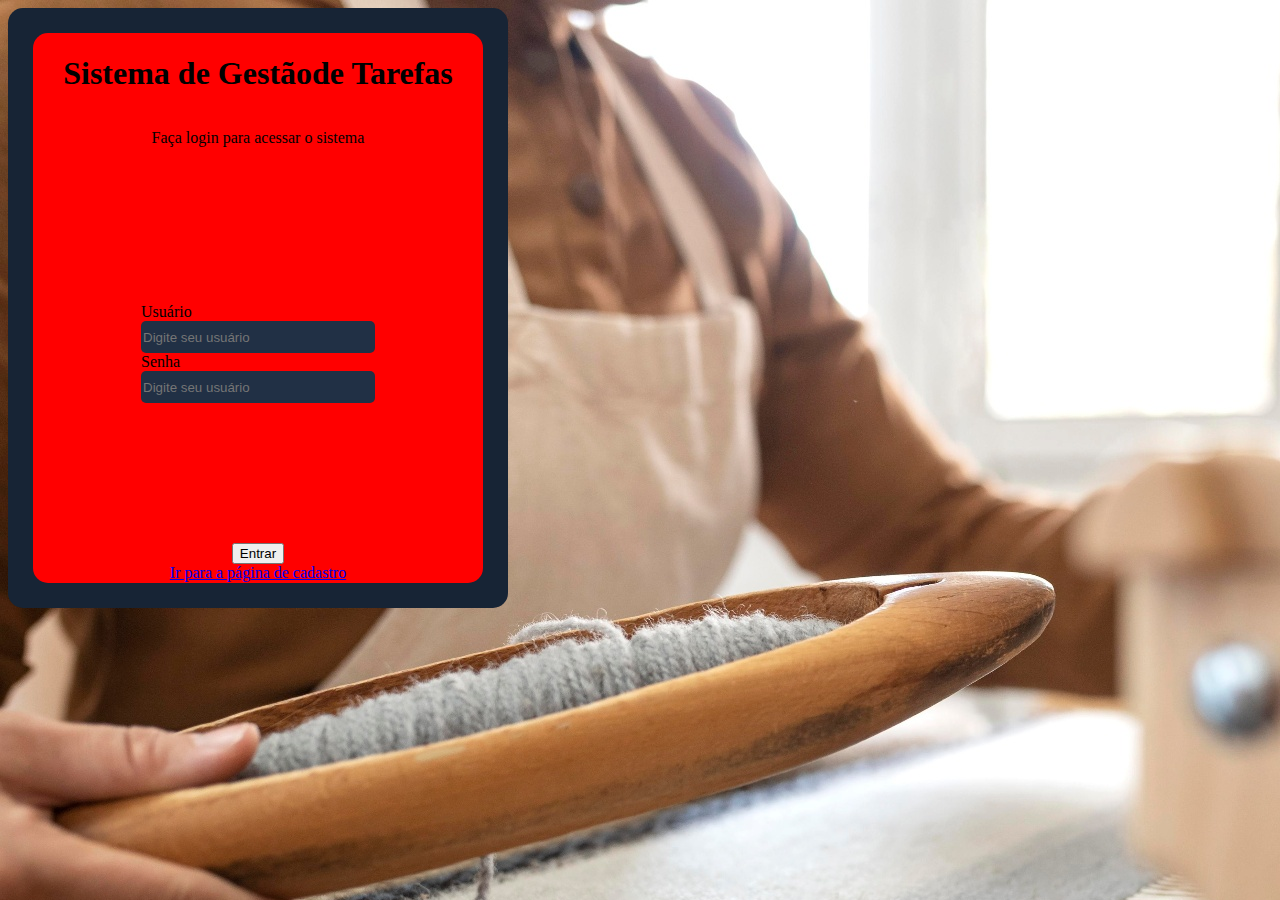
<file: index.html>
<!DOCTYPE html>
<html lang="en">
<head>
    <meta charset="UTF-8">
    <meta name="viewport" content="width=device-width, initial-scale=1.0">
    <link rel="stylesheet" href="style.css">
    <title>Document</title>
</head>
<body>
    <div class="container">
        <div class="cartao-login">
            <h1>Sistema de Gestãode Tarefas</h1>
            <p>Faça login para acessar o sistema</p>
            <form action="">
                <label for="usuario">Usuário</label>
                <input type="text" placeholder="Digite seu usuário" name="usuario" id="usuario">
                <label for="senha">Senha</label>
                <input type="password" placeholder="Digite seu usuário" name="senha" id="senha">
            </form>    
            
            <button>Entrar</button>
            <a href="./pg-cadastro.html">Ir para a página de cadastro</a>


        </div>
    </div>

    
</body>
</html>
</file>
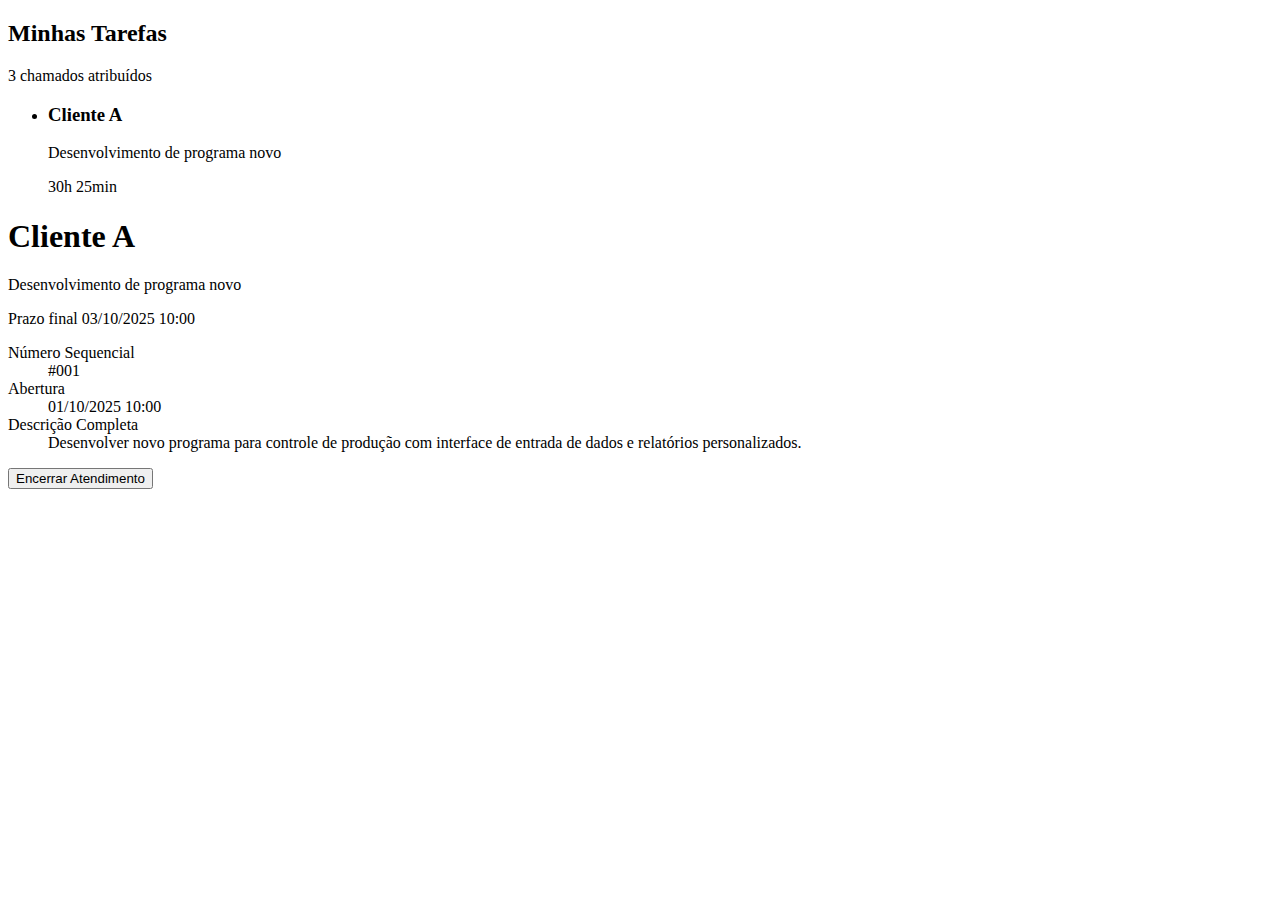
<file: task.html>
<!DOCTYPE html>
<html lang="pt-br">
<head>
    <meta charset="UTF-8">
    <meta name="viewport" content="width=device-width, initial-scale=1.0">
    <title>Detalhes da Tarefa</title>
</head>
<body>

    <div class="container-principal">

        <aside class="barra-tarefas">
            <header>
                <h2>Minhas Tarefas</h2>
                <p>3 chamados atribuídos</p>
            </header>

            <ul>
                <li class="tarefa-ativa">
                    <h3>Cliente A</h3>
                    <p>Desenvolvimento de programa novo</p>
                    <span>30h 25min</span>
                </li>
            </ul>
        </aside>

        <main class="detalhe-tarefa">
            <header class="cabecalho-detalhe">
                <div>
                    <h1>Cliente A</h1>
                    <p>Desenvolvimento de programa novo</p>
                </div>
                <div class="prazo-final">
                    <span>Prazo final</span>
                    <time datetime="2025-10-03T10:00">03/10/2025 10:00</time>
                </div>
            </header>

            <section class="informacoes-chamado">
                <dl>
                    <dt>Número Sequencial</dt>
                    <dd>#001</dd>

                    <dt>Abertura</dt>
                    <dd><time datetime="2025-10-01T10:00">01/10/2025 10:00</time></dd>

                    <dt>Descrição Completa</dt>
                    <dd>Desenvolver novo programa para controle de produção com interface de entrada de dados e relatórios personalizados.</dd>
                </dl>
            </section>

            <footer class="acoes-chamado">
                <button type="button">Encerrar Atendimento</button>
            </footer>
        </main>
        
    </div>

</body>
</html>
</file>
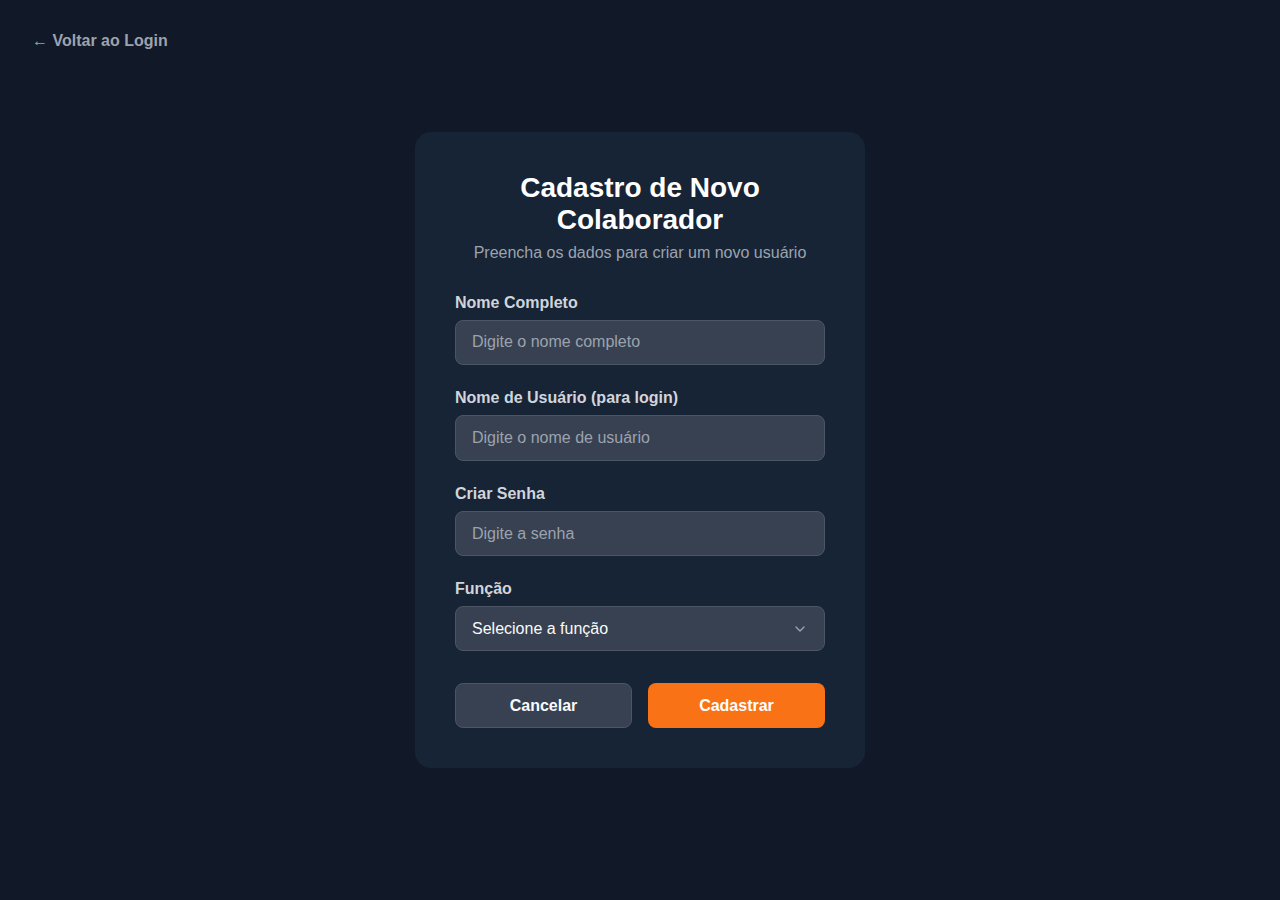
<file: frontend/src/pages/cadastro/pg-cadastro.html>
<!DOCTYPE html>
<html lang="pt-br">
<head>
    <meta charset="UTF-8">
    <meta name="viewport" content="width=device-width, initial-scale=1.0">
    <link rel="stylesheet" href="pg-cadastro.css">
    <link rel="preconnect" href="https://fonts.googleapis.com">
    <link rel="preconnect" href="https://fonts.gstatic.com" crossorigin>
    <link href="https://fonts.googleapis.com/css2?family=Nunito:wght@400;600;700&display=swap" rel="stylesheet">
    <title>Cadastro</title>
</head>
<body>

    <a href="index.html" class="botao-voltar">&larr; Voltar ao Login</a>

    <div class="container-cadastro">
        <div class="cartao-cadastro">
            <h1 >Cadastro de Novo Colaborador</h1>
            <p>Preencha os dados para criar um novo usuário</p>
            
            <form action="">
                <div class="inputs">
                    <label for="nome">Nome Completo</label>
                    <input type="text" placeholder="Digite o nome completo" name="nome" id="nome">
                </div>
                
                <div class="inputs">
                    <label for="nomeLogin">Nome de Usuário (para login)</label>
                    <input type="text" placeholder="Digite o nome de usuário" name="nomeLogin" id="nomeLogin">
                </div>

                <div class="inputs">
                    <label for="senha">Criar Senha</label>
                    <input type="password" placeholder="Digite a senha" name="senha" id="senha">
                </div>

                <div class="inputs">
                    <label for="funcao">Função</label>
                    <select name="funcao" id="funcao">
                        <option value="" disabled selected>Selecione a função</option>
                        <option value="dev">Programador (Acesso a Desenvolvimento/Ajuste)</option>
                        <option value="designer">Técnico (Acesso a Assistência Técnica)</option>
                        <option value="gerente">Administrador (Acesso Total)</option>
                    </select>
                </div>

                <div class="botoes-acao">
                    <button type="button" class="btn-cancelar">Cancelar</button>
                    <button type="submit" class="btn-cadastrar">Cadastrar</button>
                </div>
            </form>
        </div>
    </div>
    
</body>
</html>
</file>
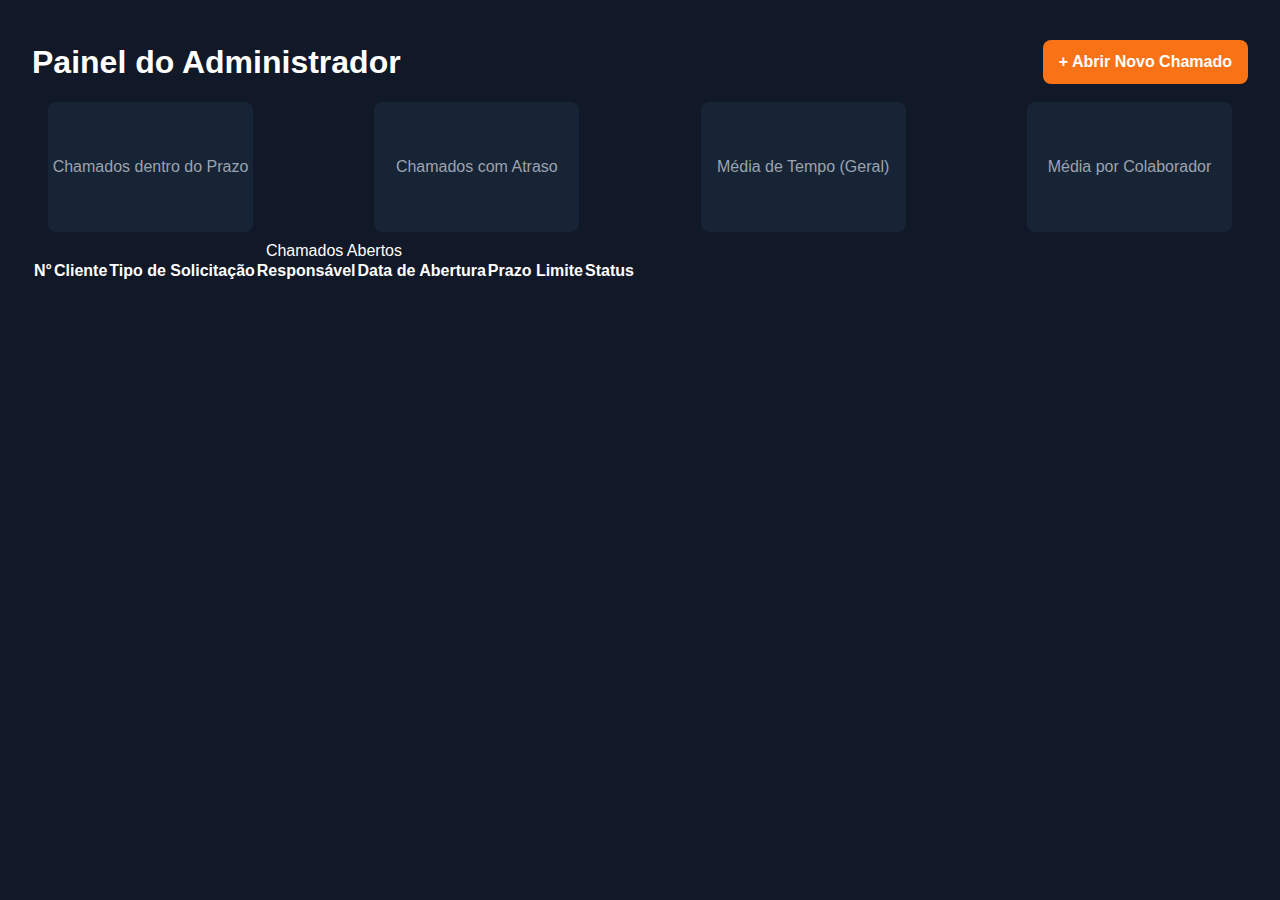
<file: frontend/src/pages/painel-admin/painel-admin.html>
<!DOCTYPE html>
<html lang="en">
<head>
    <meta charset="UTF-8">
    <meta name="viewport" content="width=device-width, initial-scale=1.0">
    <link rel="stylesheet" href="painel-admin.css">
    <title>Document</title>
</head>
<body>
    <header>
        <h1>Painel do Administrador</h1>

        <button class="novo-chamado">+ Abrir Novo Chamado</button>
    </header>

    <div class="container">
        <div class="prazo"><p>Chamados dentro do Prazo</p></div>
        <div class="atraso"><p>Chamados com Atraso</p></div>
        <div class="tempo"><p>Média de Tempo (Geral) </p></div>
        <div class="colaborador"><p>Média por Colaborador</p></div>
    </div>

    <div class="tabela-chamados">
        <table>
            <caption>Chamados Abertos</caption>

            <tr>
                <th>N°</th>
                <th>Cliente</th>
                <th>Tipo de Solicitação</th>
                <th>Responsável</th>
                <th>Data de Abertura</th>
                <th>Prazo Limite</th>
                <th>Status</th>
            </tr>


        </table>
    </div>
    
</body>
</html>
</file>
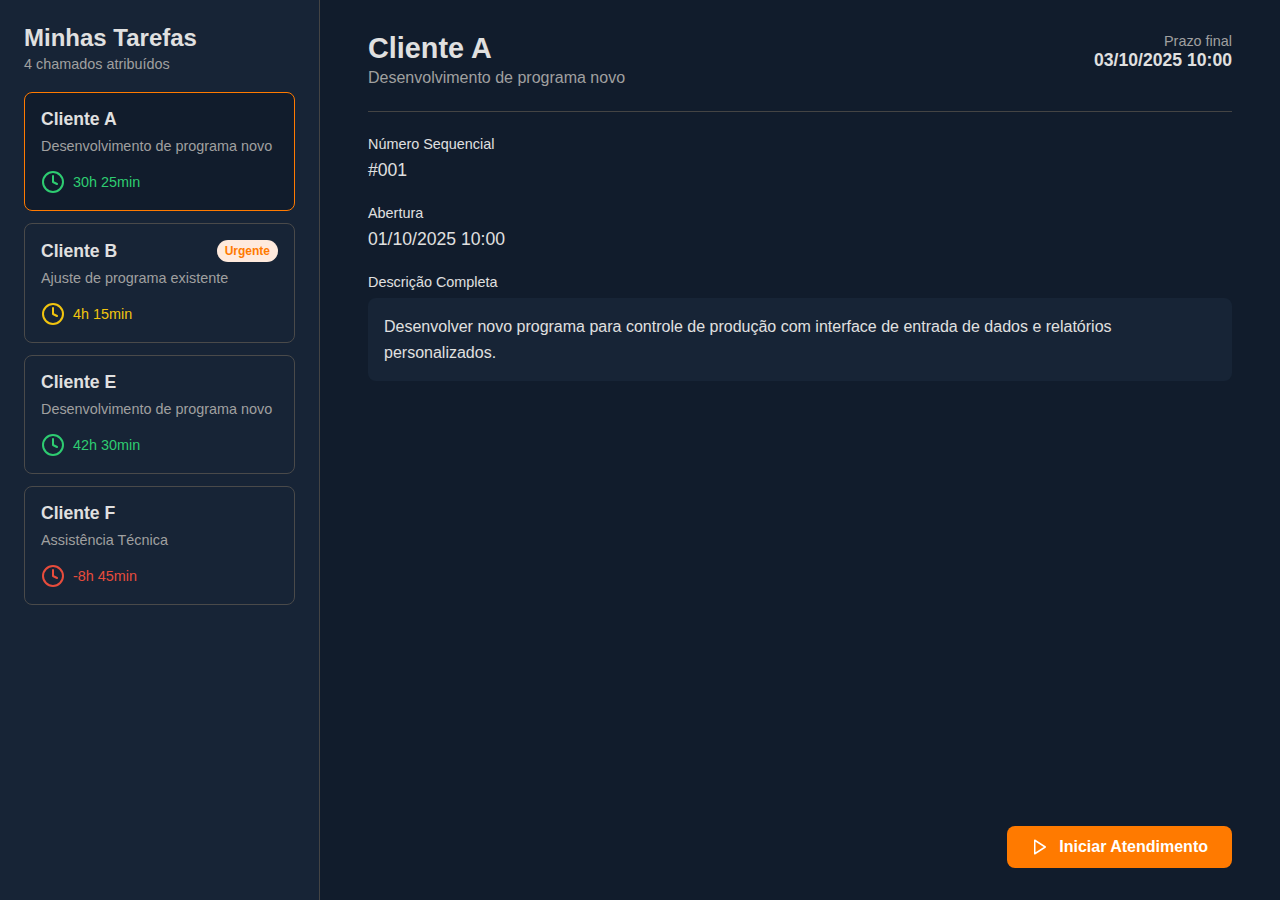
<file: frontend/src/pages/task/task.html>
<!DOCTYPE html>
<html lang="pt-BR">
<head>
    <meta charset="UTF-8">
    <meta name="viewport" content="width=device-width, initial-scale=1.0">
    <title>Painel de Tarefas</title>
    <link rel="stylesheet" href="task.css">
</head>
<body>

    <div class="task-manager-container">
        <aside class="task-list-panel">
            <header class="task-list-header">
                <h2>Minhas Tarefas</h2>
                <p id="task-count">0 chamados atribuídos</p>
            </header>
            <div id="task-list">
                </div>
        </aside>

        <main class="task-detail-panel" id="task-detail">
            </main>
    </div>

    <script src="task.js"></script>
</body>
</html>
</file>
<file: style.css>
html{
    background-image:url(./src/tear.png);
    
}

.container
{
    width: 500px;
    height: 600px;
    background-color: #172435;
    border-radius: 15px;
    display: flex;
    align-items: center;
    justify-content: center;
}

.cartao-login{
    width: 450px;
    height: 550px;
    background-color: red;
    display: flex;
    flex-direction: column;
    justify-content: center;
    align-items: center;
    border-radius: 15px;
}

form{
    margin: 20%;
    padding: 50px;
}

input{
    background-color: #213045;
    border-radius: 5px ;
    width: 230px;
    height: 30px;
    border-style: none;
}
</file>
<file: frontend/src/pages/cadastro/pg-cadastro.css>
* {
    margin: 0;
    padding: 0;
    box-sizing: border-box;
}

body {
    background-color: #111827;
    font-family: 'Montserrat', sans-serif;
    display: flex;
    justify-content: center;
    align-items: center;
    min-height: 100vh;
    padding: 2rem;
}

.botao-voltar {
    position: absolute;
    top: 2rem;
    left: 2rem;
    color: #9CA3AF;
    text-decoration: none;
    font-weight: 600;
    font-size: 1rem;
}

.botao-voltar:hover {
    color: #F9FAFB;
}


.container-cadastro {
    width: 100%;
    max-width: 450px; 
}

.cartao-cadastro {
    background-color: #172435; 
    padding: 2.5rem;
    border-radius: 1rem;
    text-align: left;
    width: 100%;
}

h1 {
    font-size: 1.75rem;
    font-weight: 700;
    margin-bottom: 0.5rem;
    color: #FFFFFF;
    text-align: center;
}

p{
    text-align: center;
}

.cartao-cadastro p {
    color: #9CA3AF;
    margin-bottom: 2rem;
}


.inputs {
    margin-bottom: 1.5rem;
}

label {
    display: block;
    color: #D1D5DB; 
    font-weight: 600;
    margin-bottom: 0.5rem;
}


input[type="text"],
input[type="password"],
select {
    width: 100%;
    padding: 0.8rem 1rem;
    background-color: #374151; 
    border: 1px solid #4B5563; 
    border-radius: 0.5rem;
    color: #F9FAFB;
    font-size: 1rem;
    font-family: 'Montserrat', sans-serif;
}

input::placeholder {
    color: #9CA3AF; 
}


select {
    appearance: none; 
    -webkit-appearance: none;
    -moz-appearance: none;
    background-image: url("data:image/svg+xml;charset=UTF-8,%3csvg xmlns='http://www.w3.org/2000/svg' viewBox='0 0 24 24' fill='none' stroke='%239CA3AF' stroke-width='2' stroke-linecap='round' stroke-linejoin='round'%3e%3cpolyline points='6 9 12 15 18 9'%3e%3c/polyline%3e%3c/svg%3e");
    background-repeat: no-repeat;
    background-position: right 1rem center;
    background-size: 1em;
}

select:invalid {
    color: #9CA3AF;
}



.botoes-acao {
    display: grid;
    grid-template-columns: 1fr 1fr; 
    gap: 1rem; 
    margin-top: 2rem;
}

button {
    padding: 0.8rem 1rem;
    border: none;
    border-radius: 0.5rem;
    font-size: 1rem;
    font-weight: 700;
    cursor: pointer;
    transition: transform 0.2s ease, background-color 0.2s ease;
}

button:hover {
    transform: scale(1.03);
    background-color: #F97316;
    border-style: none;
}

.btn-cancelar {
    background-color: #374151;
    color: #F9FAFB;
    border: 1px solid #4B5563;
}

.btn-cadastrar {
    background-color: #F97316;
    color: #FFFFFF;
}
</file>
<file: frontend/src/pages/painel-admin/painel-admin.css>
*{
    margin: 0;
    padding: 0;
    box-sizing: border-box;
 }

body {
    background-color: #111827;
    font-family: 'Montserrat', sans-serif;
    min-height: 100vh;
    padding: 2rem;
}
 
 header{
    width: auto;
    height: 60px;
    
    display: flex;
    justify-content: space-between;
    align-items: center;
    color: #FFF;
 }

 button{
    padding: 0.8rem 1rem;
    border: none;
    border-radius: 0.5rem;
    font-size: 1rem;
    font-weight: 700;
    cursor: pointer;
    transition: transform 0.2s ease, background-color 0.2s ease;
    color: #FFF;
    background-color: #F97316;;
}

.container{
    color: #9CA3AF;
    width: auto;
    height: 150px;
    display: flex;
    justify-content: space-between;
    align-items: center;
    padding: 1rem;
}

.container div{
    width: 205px;
    height: 130px;
    display: flex;
    justify-content: center;
    align-items: center;
    background-color: #172435;
    border-radius: 0.5rem;
}


.tabela-chamados{
    color: #FFF;
}
</file>
<file: frontend/src/pages/task/task.css>
/* --- Configurações Globais e Variáveis --- */
:root {
    --bg-dark: #111C2C;
    --bg-panel: #172436;
    --text-primary: #E0E0E0;
    --text-secondary: #A0A0A0;
    --accent-orange: #FF7A00;
    --urgent-tag-bg: #ffeadd;
    --urgent-tag-text: #FF7A00;
}

* {
    margin: 0;
    padding: 0;
    box-sizing: border-box;
}

body {
    font-family: 'Montserrat', sans-serif;
    background-color: var(--bg-dark);
    color: var(--text-primary);
    overflow: hidden; /* Evita scroll na página inteira */
}

/* --- Estrutura Principal com GRID --- */
.task-manager-container {
    display: grid;
    grid-template-columns: 320px 1fr; /* Coluna esquerda fixa, direita flexível */
    height: 100vh;
}

/* --- Painel da Esquerda (Lista de Tarefas) --- */
.task-list-panel {
    background-color: var(--bg-panel);
    padding: 24px;
    border-right: 1px solid #444;
    display: flex;
    flex-direction: column;
    gap: 20px;
}

.task-list-header h2 {
    font-size: 1.5rem;
    margin-bottom: 4px;
}

.task-list-header p {
    font-size: 0.9rem;
    color: var(--text-secondary);
}

#task-list {
    overflow-y: auto; /* Adiciona scroll se a lista for longa */
    flex-grow: 1;
}

.task-card {
    background-color: transparent; /* Fundo inicial transparente */
    border: 1px solid #4a4a4a;
    border-radius: 8px;
    padding: 16px;
    margin-bottom: 12px;
    cursor: pointer;
    transition: background-color 0.2s ease-in-out, border-color 0.2s ease-in-out; /* Adiciona transição para a borda */
}

/* Efeito HOVER: Escurece levemente o fundo ao passar o mouse */
.task-card:hover {
    background-color: #111C2C; /* Um tom sutilmente mais escuro que o painel */
}

/* Efeito ACTIVE (Clicado): Corresponde à sua imagem */
.task-card.active {
    background-color: var(--bg-dark); /* Fundo mais escuro */
    border-color: var(--accent-orange); /* Borda laranja */
}

.card-header {
    display: flex;
    justify-content: space-between;
    align-items: center;
    margin-bottom: 8px;
}

.card-header h3 {
    font-size: 1.1rem;
}

.urgent-tag {
    background-color: var(--urgent-tag-bg);
    color: var(--urgent-tag-text);
    font-size: 0.75rem;
    font-weight: bold;
    padding: 4px 8px;
    border-radius: 12px;
}

.task-type {
    font-size: 0.9rem;
    color: var(--text-secondary);
    margin-bottom: 16px;
}

/* --- Painel da Direita (Detalhes da Tarefa) --- */
.task-detail-panel {
    padding: 32px 48px;
    display: flex;
    flex-direction: column;
}

.placeholder {
    display: flex;
    justify-content: center;
    align-items: center;
    height: 100%;
    color: var(--text-secondary);
    font-size: 1.2rem;
}

.detail-header {
    display: flex;
    justify-content: space-between;
    align-items: flex-start;
    border-bottom: 1px solid #444;
    padding-bottom: 24px;
    margin-bottom: 24px;
}

.detail-header h2 {
    font-size: 1.8rem;
    margin-bottom: 4px;
}

.detail-header p {
    color: var(--text-secondary);
}

.due-date {
    text-align: right;
}

.due-date span {
    font-size: 0.9rem;
    color: var(--text-secondary);
}

.due-date strong {
    display: block;
    font-size: 1.1rem;
    color: var(--text-primary);
}

.detail-content {
    flex-grow: 1;
}

.info-item {
    margin-bottom: 24px;
}

.info-item label, .info-item-full label {
    display: block;
    color: var(--text-primary);
    font-size: 0.9rem;
    margin-bottom: 8px;
}

.info-item span {
    font-size: 1.1rem;
}

.description-box {
    background-color: var(--bg-panel);
    border-radius: 8px;
    padding: 16px;
    line-height: 1.6;
    color: var(--text-primary);
}

.detail-footer {
    margin-top: auto; /* Empurra o footer para o final */
    text-align: right;
}

.btn-primary {
    background-color: var(--accent-orange);
    color: white;
    border: none;
    border-radius: 8px;
    padding: 12px 24px;
    font-size: 1rem;
    font-weight: bold;
    cursor: pointer;
    display: inline-flex;
    align-items: center;
    gap: 10px;
    transition: background-color 0.2s;
}

.btn-primary:hover {
    background-color: #e66e00;
}

.btn-primary svg {
    width: 18px;
    height: 18px;
}

/* --- Estilos de Status para o Tempo --- */

/* Cor padrão para o tempo (quando não há status especial) */
.time-info {
    display: flex;
    align-items: center;
    gap: 8px;
    color: var(--text-secondary); /* Cor cinza padrão */
    font-size: 0.9rem;
}

/* Cor VERDE para tempo DENTRO DO PRAZO */
.time-info.status-normal {
    color: #2ECC71; /* Verde */
}

/* Cor AMARELA para tempo URGENTE */
.time-info.status-urgent {
    color: #F1C40F; /* Amarelo */
}

/* Cor VERMELHA para tempo ESTOURADO */
.time-info.status-overdue {
    color: #E74C3C; /* Vermelho */
}

/* --- Estilos Adicionais para Botões --- */

/* Ajusta o footer para alinhar múltiplos botões */
.detail-footer {
    margin-top: auto; /* Empurra o footer para o final */
    display: flex; /* Usa flexbox para alinhar os botões */
    justify-content: flex-end; /* Alinha os botões à direita */
    gap: 12px; /* Espaçamento entre os botões */
}

/* Estilo para o botão secundário (Pausar/Continuar) */
.btn-secondary {
    background-color: transparent;
    color: var(--text-secondary);
    border: 1px solid var(--text-secondary); /* Borda cinza */
    border-radius: 8px;
    padding: 12px 24px;
    font-size: 1rem;
    font-weight: bold;
    cursor: pointer;
    display: inline-flex;
    align-items: center;
    gap: 10px;
    transition: background-color 0.2s, color 0.2s, border-color 0.2s;
}

.btn-secondary:hover {
    background-color: var(--bg-panel);
    color: var(--text-primary);
    border-color: var(--text-primary);
}
</file>
